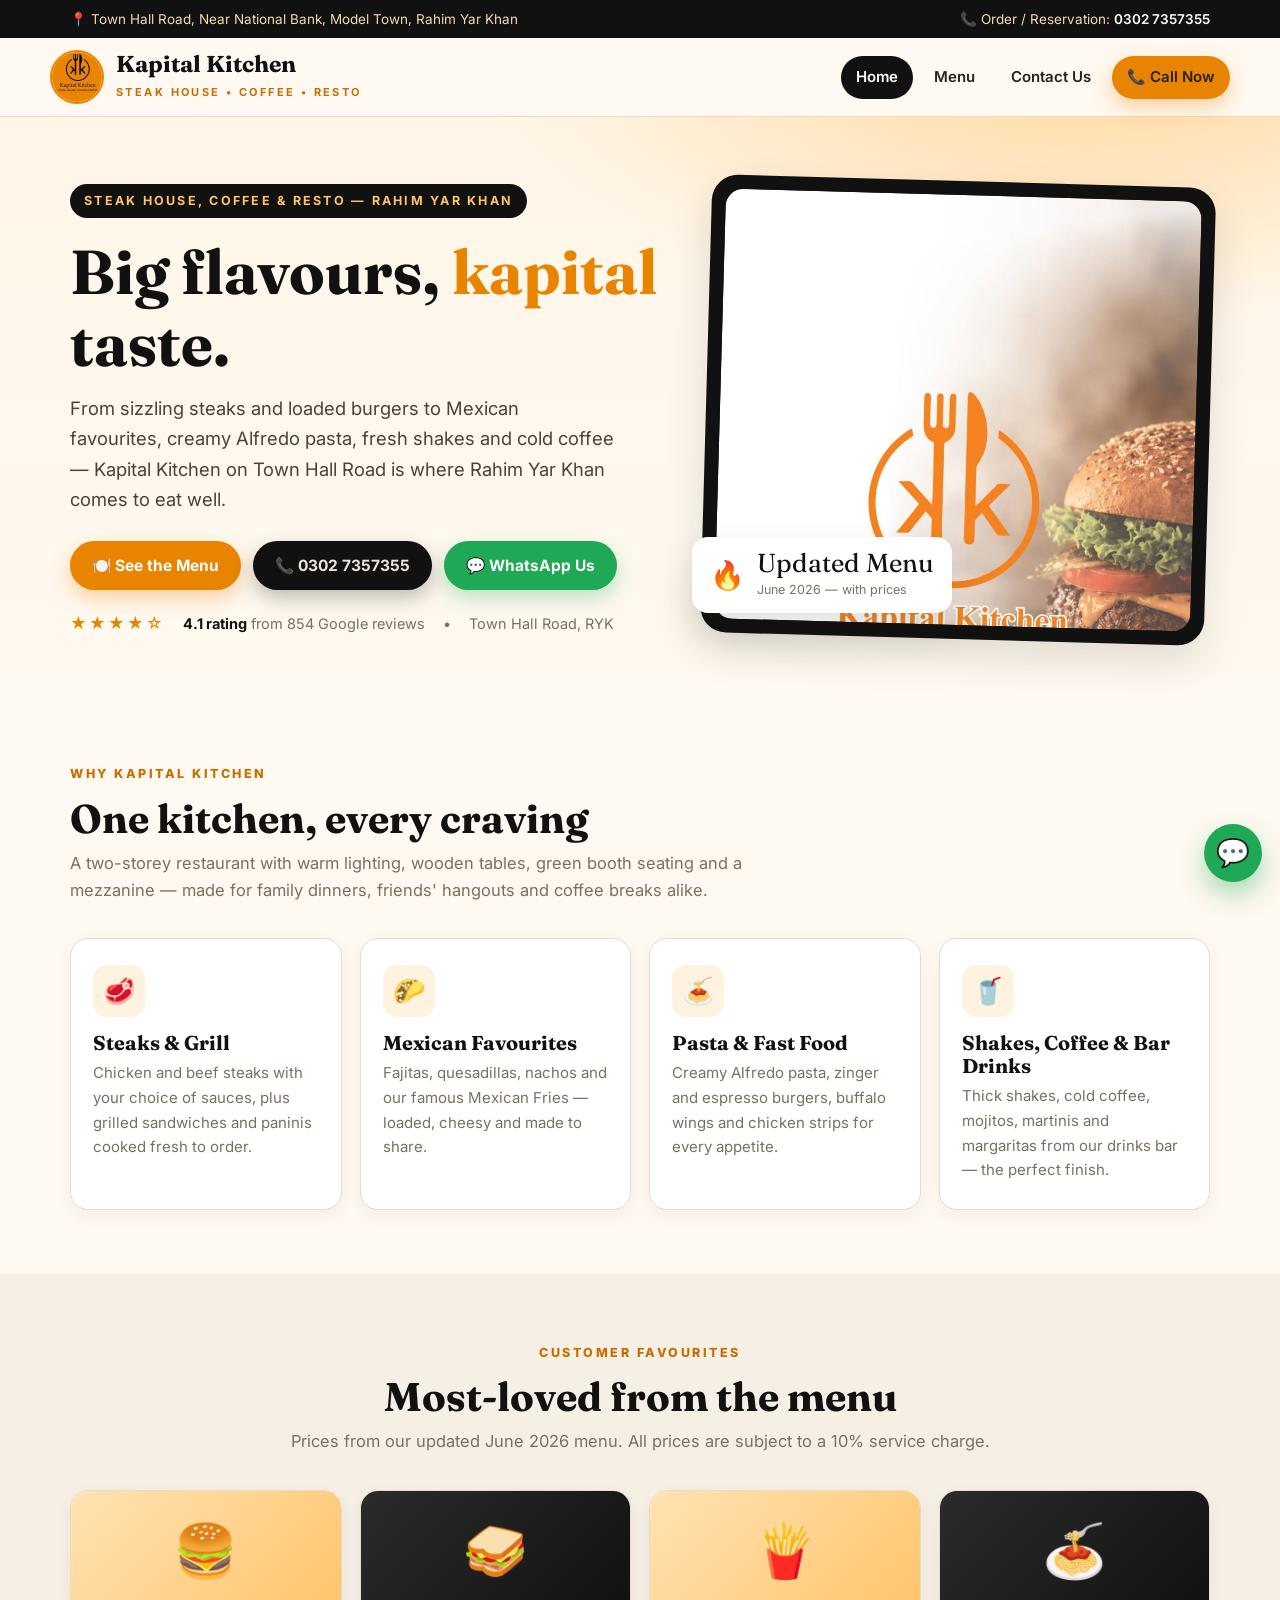
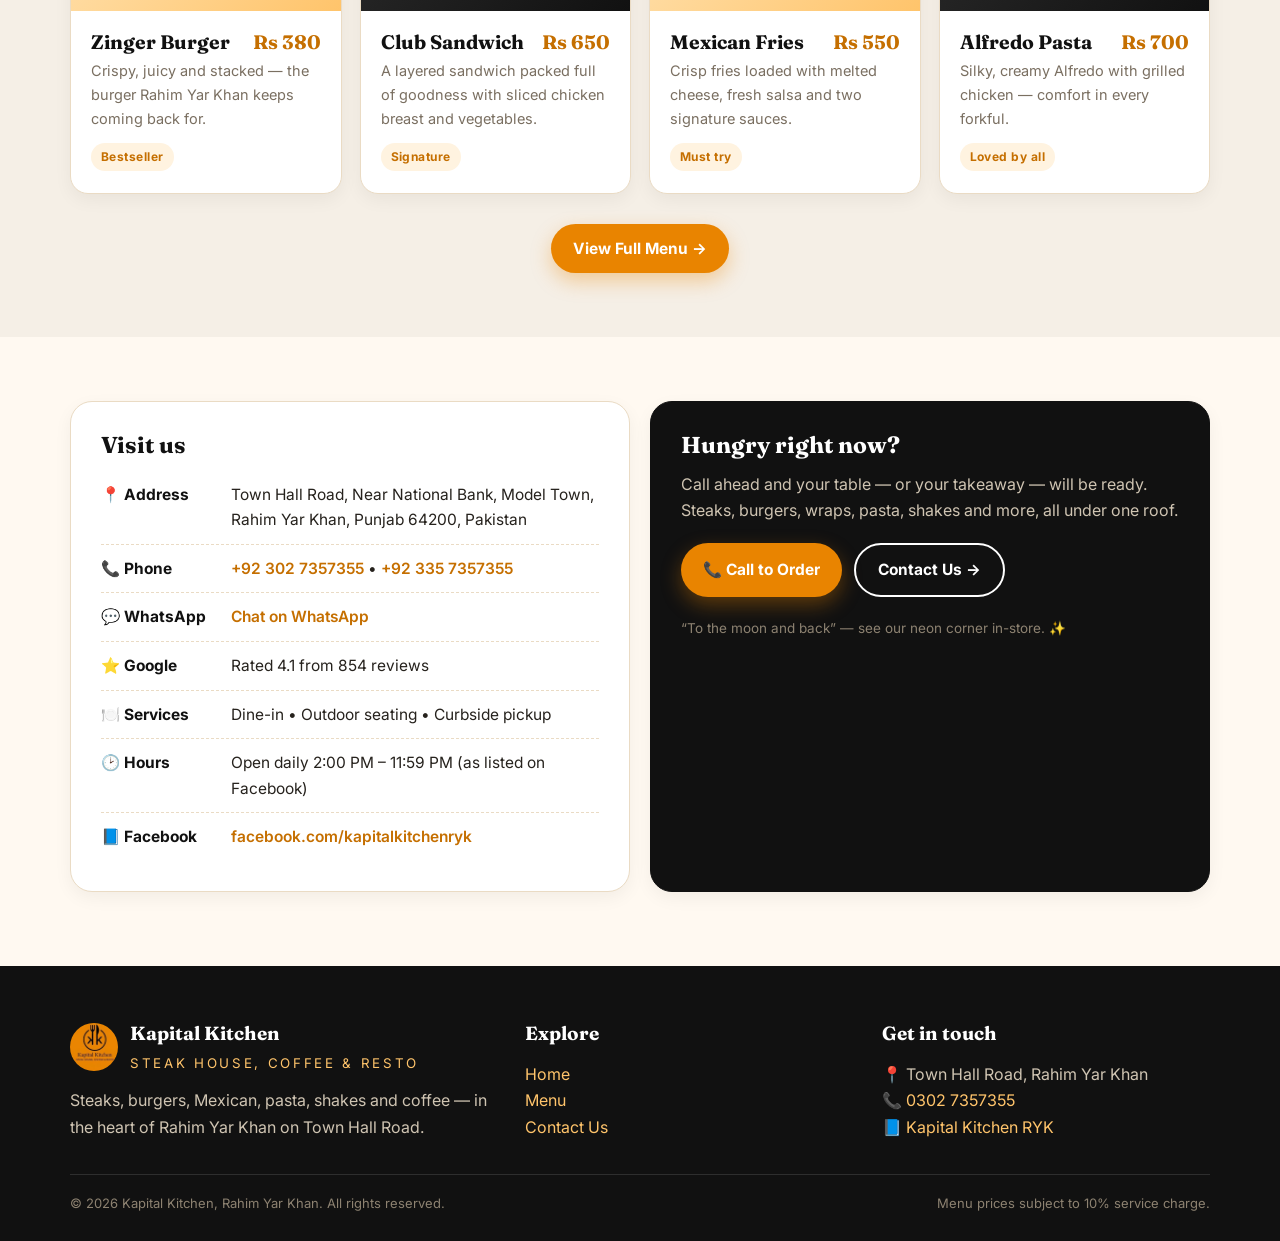
<file: index.html>
<!DOCTYPE html>
<html lang="en">
<head>
<meta charset="UTF-8">
<meta name="viewport" content="width=device-width, initial-scale=1.0">
<title>Kapital Kitchen — Steak House, Coffee & Resto | Rahim Yar Khan</title>
<meta name="description" content="Kapital Kitchen, Town Hall Road, Rahim Yar Khan. Steak house, coffee & resto — steaks, burgers, wraps, Mexican, pasta, shakes and cold coffee. Call 0302 7357355.">
<link rel="preconnect" href="https://fonts.googleapis.com">
<link href="https://fonts.googleapis.com/css2?family=Fraunces:wght@500;600;700&family=Inter:wght@400;600;700;800&display=swap" rel="stylesheet">
<link rel="stylesheet" href="style.css">
<link rel="icon" href="[data-uri]">
</head>
<body>

<div class="topbar"><div class="wrap">
  <span>📍 Town Hall Road, Near National Bank, Model Town, Rahim Yar Khan</span>
  <span>📞 Order / Reservation: <a href="tel:+923027357355">0302 7357355</a></span>
</div></div>

<header class="site"><div class="wrap nav">
  <a class="brand" href="index.html">
    <img class="logo" src="[data-uri]" alt="Kapital Kitchen logo">
    <span><span class="name">Kapital Kitchen</span><span class="tag" style="display:block">Steak House • Coffee • Resto</span></span>
  </a>
  <nav class="links">
    <a href="index.html" class="active">Home</a>
    <a href="menu.html">Menu</a>
    <a href="contact.html">Contact Us</a>
    <a class="btn" href="tel:+923027357355">📞 Call Now</a>
  </nav>
</div></header>

<section class="hero"><div class="wrap grid">
  <div>
    <span class="kicker">Steak House, Coffee &amp; Resto — Rahim Yar Khan</span>
    <h1>Big flavours, <em>kapital</em> taste.</h1>
    <p class="lead">From sizzling steaks and loaded burgers to Mexican favourites, creamy Alfredo pasta, fresh shakes and cold coffee — Kapital Kitchen on Town Hall Road is where Rahim Yar Khan comes to eat well.</p>
    <div class="cta">
      <a class="btn" href="menu.html">🍽️ See the Menu</a>
      <a class="btn dark" href="tel:+923027357355">📞 0302 7357355</a>
      <a class="btn wa" href="https://wa.me/923027357355" target="_blank" rel="noopener">💬 WhatsApp Us</a>
    </div>
    <div class="ratingbar">
      <span class="stars">★★★★☆</span>
      <span><b>4.1 rating</b> from 854 Google reviews</span>
      <span>•</span><span>Town Hall Road, RYK</span>
    </div>
  </div>
  <div class="hero-art">
    <div class="hero-card"><img src="[data-uri]" alt="Kapital Kitchen menu — Burgers and Sandwiches"></div>
    <div class="hero-badge"><span style="font-size:28px">🔥</span><span><span class="big">Updated Menu</span><small>June 2026 — with prices</small></span></div>
  </div>
</div></section>

<section><div class="wrap">
  <div class="sec-head">
    <span class="eyebrow">Why Kapital Kitchen</span>
    <h2>One kitchen, every craving</h2>
    <p>A two-storey restaurant with warm lighting, wooden tables, green booth seating and a mezzanine — made for family dinners, friends' hangouts and coffee breaks alike.</p>
  </div>
  <div class="cards">
    <div class="card"><div class="ic">🥩</div><h3>Steaks &amp; Grill</h3><p>Chicken and beef steaks with your choice of sauces, plus grilled sandwiches and paninis cooked fresh to order.</p></div>
    <div class="card"><div class="ic">🌮</div><h3>Mexican Favourites</h3><p>Fajitas, quesadillas, nachos and our famous Mexican Fries — loaded, cheesy and made to share.</p></div>
    <div class="card"><div class="ic">🍝</div><h3>Pasta &amp; Fast Food</h3><p>Creamy Alfredo pasta, zinger and espresso burgers, buffalo wings and chicken strips for every appetite.</p></div>
    <div class="card"><div class="ic">🥤</div><h3>Shakes, Coffee &amp; Bar Drinks</h3><p>Thick shakes, cold coffee, mojitos, martinis and margaritas from our drinks bar — the perfect finish.</p></div>
  </div>
</div></section>

<section class="alt"><div class="wrap">
  <div class="sec-head center">
    <span class="eyebrow">Customer Favourites</span>
    <h2>Most-loved from the menu</h2>
    <p>Prices from our updated June 2026 menu. All prices are subject to a 10% service charge.</p>
  </div>
  <div class="dishes">
    <div class="dish"><div class="ph">🍔</div><div class="bd"><h3>Zinger Burger <span class="price">Rs 380</span></h3><p>Crispy, juicy and stacked — the burger Rahim Yar Khan keeps coming back for.</p><span class="tagchip">Bestseller</span></div></div>
    <div class="dish"><div class="ph darkph">🥪</div><div class="bd"><h3>Club Sandwich <span class="price">Rs 650</span></h3><p>A layered sandwich packed full of goodness with sliced chicken breast and vegetables.</p><span class="tagchip">Signature</span></div></div>
    <div class="dish"><div class="ph">🍟</div><div class="bd"><h3>Mexican Fries <span class="price">Rs 550</span></h3><p>Crisp fries loaded with melted cheese, fresh salsa and two signature sauces.</p><span class="tagchip">Must try</span></div></div>
    <div class="dish"><div class="ph darkph">🍝</div><div class="bd"><h3>Alfredo Pasta <span class="price">Rs 700</span></h3><p>Silky, creamy Alfredo with grilled chicken — comfort in every forkful.</p><span class="tagchip">Loved by all</span></div></div>
  </div>
  <div style="text-align:center;margin-top:30px"><a class="btn" href="menu.html">View Full Menu →</a></div>
</div></section>

<section><div class="wrap visit">
  <div class="panel">
    <h3>Visit us</h3>
    <div class="kv"><span class="k">📍 Address</span><span>Town Hall Road, Near National Bank, Model Town, Rahim Yar Khan, Punjab 64200, Pakistan</span></div>
    <div class="kv"><span class="k">📞 Phone</span><span><a href="tel:+923027357355">+92 302 7357355</a> • <a href="tel:+923357357355">+92 335 7357355</a></span></div>
    <div class="kv"><span class="k">💬 WhatsApp</span><a href="https://wa.me/923027357355" target="_blank" rel="noopener">Chat on WhatsApp</a></div>
    <div class="kv"><span class="k">⭐ Google</span><span>Rated 4.1 from 854 reviews</span></div>
    <div class="kv"><span class="k">🍽️ Services</span><span>Dine-in • Outdoor seating • Curbside pickup</span></div>
    <div class="kv"><span class="k">🕑 Hours</span><span>Open daily 2:00 PM – 11:59 PM (as listed on Facebook)</span></div>
    <div class="kv"><span class="k">📘 Facebook</span><a href="https://www.facebook.com/kapitalkitchenryk/" target="_blank" rel="noopener">facebook.com/kapitalkitchenryk</a></div>
  </div>
  <div class="panel" style="background:var(--black);border-color:var(--black)">
    <h3 style="color:#fff">Hungry right now?</h3>
    <p style="color:#CFC4B2;margin-bottom:20px">Call ahead and your table — or your takeaway — will be ready. Steaks, burgers, wraps, pasta, shakes and more, all under one roof.</p>
    <div style="display:flex;gap:12px;flex-wrap:wrap">
      <a class="btn" href="tel:+923027357355">📞 Call to Order</a>
      <a class="btn ghost" style="color:#fff;border-color:#fff" href="contact.html">Contact Us →</a>
    </div>
    <p style="color:#8D8271;font-size:13.5px;margin-top:20px">“To the moon and back” — see our neon corner in-store. ✨</p>
  </div>
</div></section>

<footer><div class="wrap">
  <div class="cols">
    <div>
      <div class="brandline"><img src="[data-uri]" alt="Kapital Kitchen logo"><div><h4 style="margin:0">Kapital Kitchen</h4><small style="letter-spacing:.2em;color:#FFC46B">STEAK HOUSE, COFFEE &amp; RESTO</small></div></div>
      <p>Steaks, burgers, Mexican, pasta, shakes and coffee — in the heart of Rahim Yar Khan on Town Hall Road.</p>
    </div>
    <div><h4>Explore</h4><p><a href="index.html">Home</a><br><a href="menu.html">Menu</a><br><a href="contact.html">Contact Us</a></p></div>
    <div><h4>Get in touch</h4><p>📍 Town Hall Road, Rahim Yar Khan<br>📞 <a href="tel:+923027357355">0302 7357355</a><br>📘 <a href="https://www.facebook.com/kapitalkitchenryk/" target="_blank" rel="noopener">Kapital Kitchen RYK</a></p></div>
  </div>
  <div class="fine"><span>© 2026 Kapital Kitchen, Rahim Yar Khan. All rights reserved.</span><span>Menu prices subject to 10% service charge.</span></div>
</div></footer>

<a class="float-wa" href="https://wa.me/923027357355" target="_blank" rel="noopener" aria-label="WhatsApp">💬</a>
</body>
</html>
</file>
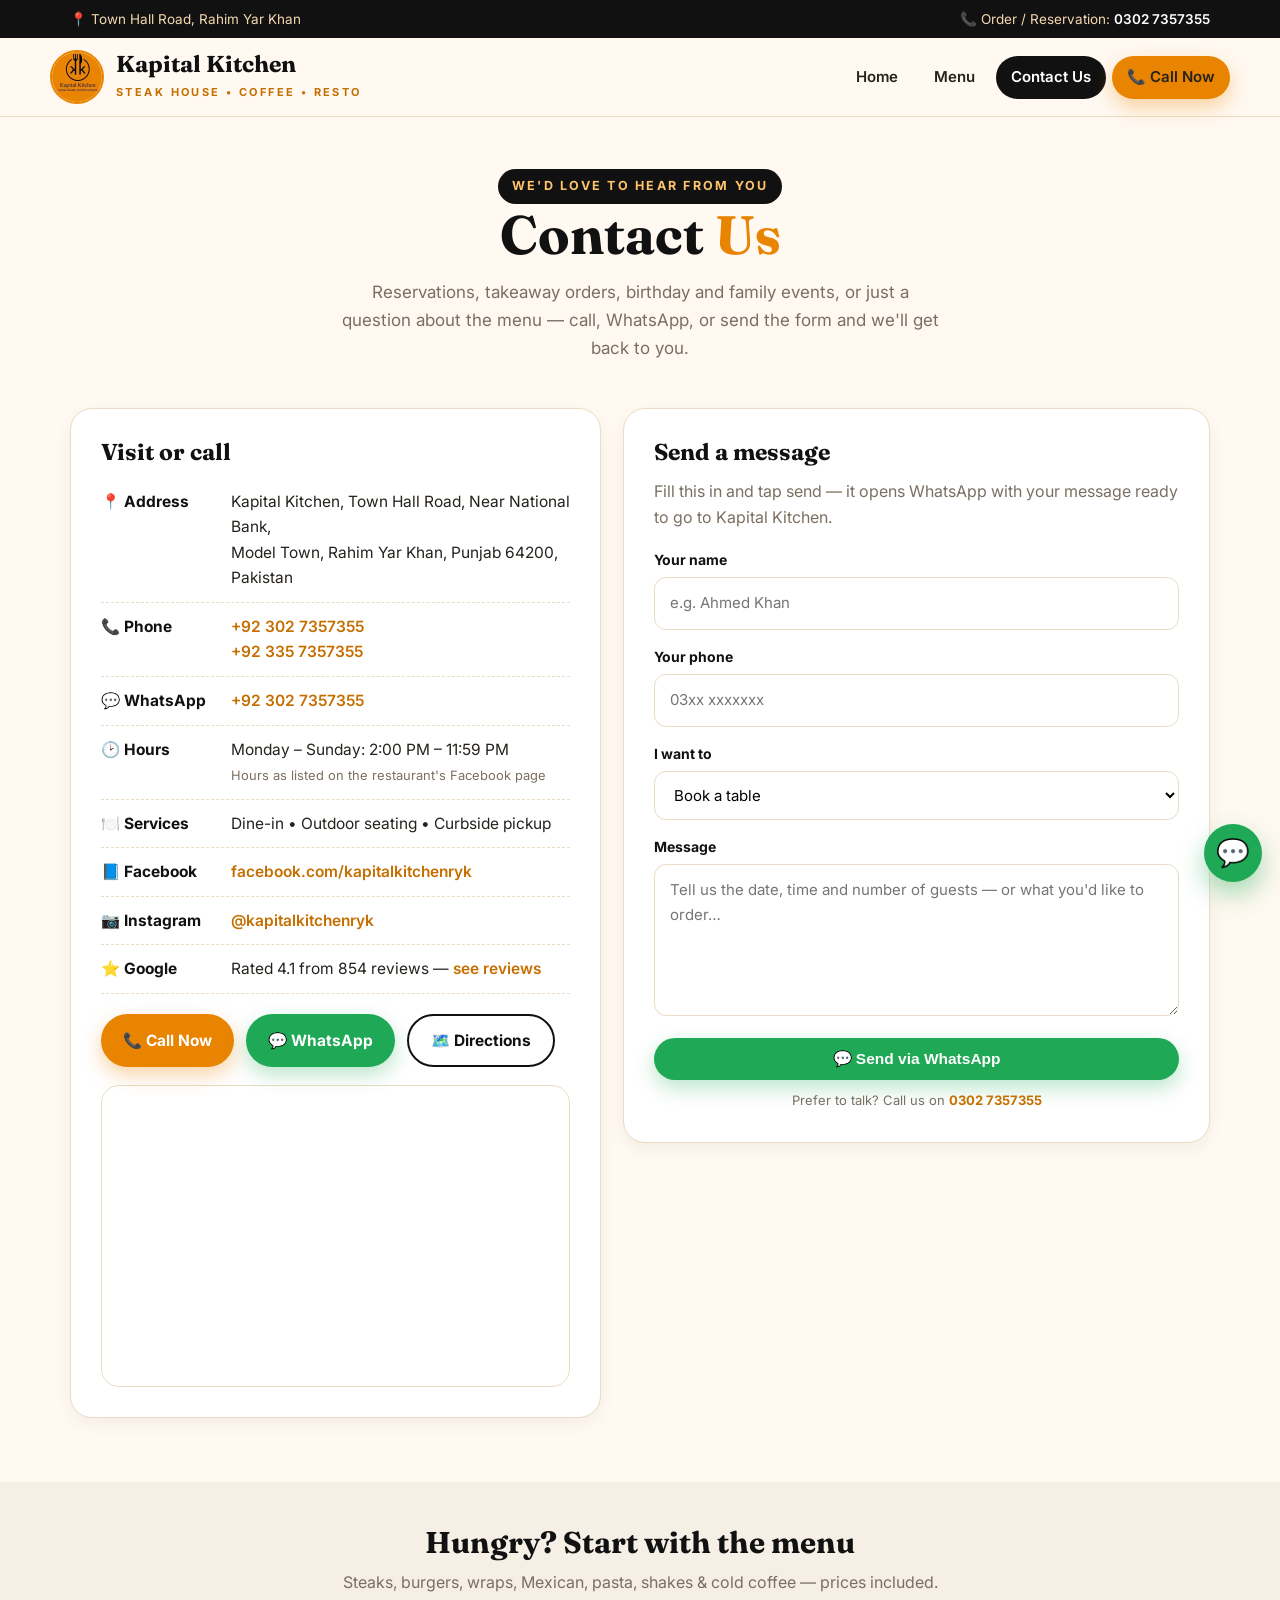
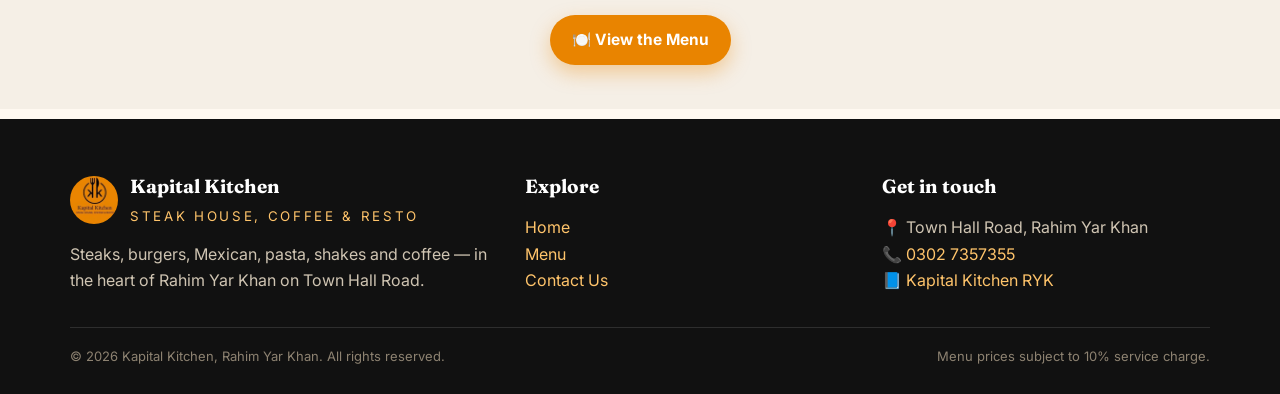
<file: contact.html>
<!DOCTYPE html>
<html lang="en">
<head>
<meta charset="UTF-8">
<meta name="viewport" content="width=device-width, initial-scale=1.0">
<title>Contact Us — Kapital Kitchen | Rahim Yar Khan</title>
<meta name="description" content="Contact Kapital Kitchen, Town Hall Road, Rahim Yar Khan. Call 0302 7357355 for reservations, takeaway and events.">
<link rel="preconnect" href="https://fonts.googleapis.com">
<link href="https://fonts.googleapis.com/css2?family=Fraunces:wght@500;600;700&family=Inter:wght@400;600;700;800&display=swap" rel="stylesheet">
<link rel="stylesheet" href="style.css">
<link rel="icon" href="[data-uri]">
</head>
<body>

<div class="topbar"><div class="wrap">
  <span>📍 Town Hall Road, Rahim Yar Khan</span>
  <span>📞 Order / Reservation: <a href="tel:+923027357355">0302 7357355</a></span>
</div></div>

<header class="site"><div class="wrap nav">
  <a class="brand" href="index.html">
    <img class="logo" src="[data-uri]" alt="Kapital Kitchen logo">
    <span><span class="name">Kapital Kitchen</span><span class="tag" style="display:block">Steak House • Coffee • Resto</span></span>
  </a>
  <nav class="links">
    <a href="index.html">Home</a>
    <a href="menu.html">Menu</a>
    <a href="contact.html" class="active">Contact Us</a>
    <a class="btn" href="tel:+923027357355">📞 Call Now</a>
  </nav>
</div></header>

<section class="menu-hero"><div class="wrap">
  <span class="kicker">We'd love to hear from you</span>
  <h1>Contact <span style="color:var(--orange)">Us</span></h1>
  <p>Reservations, takeaway orders, birthday and family events, or just a question about the menu — call, WhatsApp, or send the form and we'll get back to you.</p>
</div></section>

<section style="padding-top:36px"><div class="wrap cgrid">
  <div class="panel">
    <h3>Visit or call</h3>
    <div class="kv"><span class="k">📍 Address</span><span>Kapital Kitchen, Town Hall Road, Near National Bank,<br>Model Town, Rahim Yar Khan, Punjab 64200, Pakistan</span></div>
    <div class="kv"><span class="k">📞 Phone</span><span><a href="tel:+923027357355">+92 302 7357355</a><br><a href="tel:+923357357355">+92 335 7357355</a></span></div>
    <div class="kv"><span class="k">💬 WhatsApp</span><a href="https://wa.me/923027357355" target="_blank" rel="noopener">+92 302 7357355</a></div>
    <div class="kv"><span class="k">🕑 Hours</span><span>Monday – Sunday: 2:00 PM – 11:59 PM<br><small style="color:var(--muted)">Hours as listed on the restaurant's Facebook page</small></span></div>
    <div class="kv"><span class="k">🍽️ Services</span><span>Dine-in • Outdoor seating • Curbside pickup</span></div>
    <div class="kv"><span class="k">📘 Facebook</span><a href="https://www.facebook.com/kapitalkitchenryk/" target="_blank" rel="noopener">facebook.com/kapitalkitchenryk</a></div>
    <div class="kv"><span class="k">📷 Instagram</span><a href="https://www.instagram.com/kapitalkitchenryk" target="_blank" rel="noopener">@kapitalkitchenryk</a></div>
    <div class="kv"><span class="k">⭐ Google</span><span>Rated 4.1 from 854 reviews — <a href="https://www.google.com/maps/search/?api=1&query=Kapital+Kitchen+Rahim+Yar+Khan" target="_blank" rel="noopener">see reviews</a></span></div>
    <div style="display:flex;gap:12px;flex-wrap:wrap;margin-top:20px">
      <a class="btn" href="tel:+923027357355">📞 Call Now</a>
      <a class="btn wa" href="https://wa.me/923027357355" target="_blank" rel="noopener">💬 WhatsApp</a>
      <a class="btn ghost" href="https://www.google.com/maps/search/?api=1&query=Kapital+Kitchen+Rahim+Yar+Khan" target="_blank" rel="noopener">🗺️ Directions</a>
    </div>
    <div class="mapbox">
      <iframe title="Kapital Kitchen location map" src="https://www.google.com/maps?q=Kapital%20Kitchen%20Rahim%20Yar%20Khan&output=embed" loading="lazy"></iframe>
    </div>
  </div>

  <div class="panel">
    <h3>Send a message</h3>
    <p style="color:var(--muted);margin-bottom:18px">Fill this in and tap send — it opens WhatsApp with your message ready to go to Kapital Kitchen.</p>
    <form id="cform">
      <div class="fld"><label for="nm">Your name</label><input id="nm" type="text" placeholder="e.g. Ahmed Khan" required></div>
      <div class="fld"><label for="ph">Your phone</label><input id="ph" type="tel" placeholder="03xx xxxxxxx"></div>
      <div class="fld"><label for="tp">I want to</label>
        <select id="tp">
          <option>Book a table</option>
          <option>Order takeaway</option>
          <option>Plan a birthday / family event</option>
          <option>Ask about the menu</option>
          <option>Give feedback</option>
          <option>Something else</option>
        </select></div>
      <div class="fld"><label for="ms">Message</label><textarea id="ms" rows="5" placeholder="Tell us the date, time and number of guests — or what you'd like to order…" required></textarea></div>
      <button class="btn wa" type="submit" style="width:100%;justify-content:center">💬 Send via WhatsApp</button>
      <p style="font-size:13px;color:var(--muted);margin-top:10px;text-align:center">Prefer to talk? Call us on <a href="tel:+923027357355" style="color:var(--orange-dark);font-weight:700">0302 7357355</a></p>
    </form>
  </div>
</div></section>

<section class="alt" style="padding:44px 0"><div class="wrap" style="text-align:center">
  <h2 style="font-size:30px;margin-bottom:8px">Hungry? Start with the menu</h2>
  <p style="color:var(--muted);margin-bottom:20px">Steaks, burgers, wraps, Mexican, pasta, shakes &amp; cold coffee — prices included.</p>
  <a class="btn" href="menu.html">🍽️ View the Menu</a>
</div></section>

<footer><div class="wrap">
  <div class="cols">
    <div>
      <div class="brandline"><img src="[data-uri]" alt="Kapital Kitchen logo"><div><h4 style="margin:0">Kapital Kitchen</h4><small style="letter-spacing:.2em;color:#FFC46B">STEAK HOUSE, COFFEE &amp; RESTO</small></div></div>
      <p>Steaks, burgers, Mexican, pasta, shakes and coffee — in the heart of Rahim Yar Khan on Town Hall Road.</p>
    </div>
    <div><h4>Explore</h4><p><a href="index.html">Home</a><br><a href="menu.html">Menu</a><br><a href="contact.html">Contact Us</a></p></div>
    <div><h4>Get in touch</h4><p>📍 Town Hall Road, Rahim Yar Khan<br>📞 <a href="tel:+923027357355">0302 7357355</a><br>📘 <a href="https://www.facebook.com/kapitalkitchenryk/" target="_blank" rel="noopener">Kapital Kitchen RYK</a></p></div>
  </div>
  <div class="fine"><span>© 2026 Kapital Kitchen, Rahim Yar Khan. All rights reserved.</span><span>Menu prices subject to 10% service charge.</span></div>
</div></footer>

<a class="float-wa" href="https://wa.me/923027357355" target="_blank" rel="noopener" aria-label="WhatsApp">💬</a>
<script>
document.getElementById('cform').addEventListener('submit',function(e){
  e.preventDefault();
  var nm=document.getElementById('nm').value.trim(),
      ph=document.getElementById('ph').value.trim(),
      tp=document.getElementById('tp').value,
      ms=document.getElementById('ms').value.trim();
  var text='Assalam-o-Alaikum Kapital Kitchen!%0A%0AName: '+encodeURIComponent(nm)+
           (ph?'%0APhone: '+encodeURIComponent(ph):'')+
           '%0ARegarding: '+encodeURIComponent(tp)+
           '%0A%0A'+encodeURIComponent(ms);
  window.open('https://wa.me/923027357355?text='+text,'_blank');
});
</script>
</body>
</html>
</file>
<file: style.css>
:root{
  --orange:#E98400; --orange-dark:#C56F00; --orange-soft:#FFF3E0;
  --black:#111111; --coal:#1B1B1B; --ink:#26221D; --muted:#7A6F61;
  --cream:#FFF9F1; --beige:#F5EFE6; --line:#EADBC4; --white:#FFFFFF;
  --radius:18px; --shadow:0 18px 40px rgba(27,20,8,.13);
}
*{margin:0;padding:0;box-sizing:border-box}
html{scroll-behavior:smooth}
body{font-family:'Inter',system-ui,Arial,sans-serif;color:var(--ink);background:var(--cream);line-height:1.65}
h1,h2,h3,.serif{font-family:'Fraunces',Georgia,serif;line-height:1.15;color:var(--black)}
img{max-width:100%;display:block}
a{text-decoration:none;color:inherit}
.wrap{max-width:1180px;margin:0 auto;padding:0 20px}

/* top strip */
.topbar{background:var(--black);color:#F5D9AE;font-size:13.5px;padding:8px 0}
.topbar .wrap{display:flex;justify-content:space-between;gap:12px;flex-wrap:wrap}
.topbar a{color:#fff;font-weight:600}

/* header */
header.site{position:sticky;top:0;z-index:50;background:rgba(255,249,241,.94);backdrop-filter:blur(10px);border-bottom:1px solid var(--line)}
.nav{display:flex;align-items:center;justify-content:space-between;padding:12px 0;gap:16px}
.brand{display:flex;align-items:center;gap:12px}
.brand img.logo{width:54px;height:54px;border-radius:50%;object-fit:cover;border:2px solid var(--orange)}
.brand .name{font-family:'Fraunces',Georgia,serif;font-size:23px;font-weight:700;color:var(--black);line-height:1}
.brand .tag{font-size:11px;letter-spacing:.22em;color:var(--orange-dark);font-weight:700;text-transform:uppercase;margin-top:4px}
nav.links{display:flex;gap:6px;align-items:center}
nav.links a{padding:9px 15px;border-radius:99px;font-weight:600;font-size:15px;color:var(--ink)}
nav.links a:hover{background:var(--orange-soft)}
nav.links a.active{background:var(--black);color:#fff}
.btn{display:inline-flex;align-items:center;gap:8px;background:var(--orange);color:#fff;font-weight:700;padding:12px 22px;border-radius:99px;border:0;cursor:pointer;font-size:15.5px;box-shadow:0 8px 20px rgba(233,132,0,.35);transition:.2s}
.btn:hover{background:var(--orange-dark);transform:translateY(-2px)}
.btn.dark{background:var(--black);box-shadow:0 8px 20px rgba(0,0,0,.25)}
.btn.ghost{background:transparent;color:var(--black);border:2px solid var(--black);box-shadow:none}
.btn.wa{background:#1FA855;box-shadow:0 8px 20px rgba(31,168,85,.3)}

/* hero */
.hero{background:radial-gradient(1100px 480px at 85% -10%,#FFD9A0 0%,transparent 55%),linear-gradient(180deg,#FFF6E8, var(--cream));padding:64px 0 56px;overflow:hidden}
.hero .grid{display:grid;grid-template-columns:1.08fr .92fr;gap:44px;align-items:center}
.kicker{display:inline-block;background:var(--black);color:#FFC46B;font-weight:700;font-size:12.5px;letter-spacing:.18em;text-transform:uppercase;padding:7px 14px;border-radius:99px}
.hero h1{font-size:clamp(38px,5.4vw,62px);font-weight:700;margin:18px 0 14px}
.hero h1 em{color:var(--orange);font-style:normal}
.hero p.lead{font-size:18.5px;color:#4A4237;max-width:34rem}
.hero .cta{display:flex;gap:12px;flex-wrap:wrap;margin:26px 0 20px}
.ratingbar{display:flex;gap:18px;flex-wrap:wrap;align-items:center;color:var(--muted);font-size:14.5px}
.ratingbar b{color:var(--black)}
.stars{color:var(--orange);letter-spacing:2px;font-size:16px}
.hero-art{position:relative}
.hero-card{background:var(--black);border-radius:26px;padding:14px;box-shadow:var(--shadow);transform:rotate(1.6deg)}
.hero-card img{border-radius:18px;width:100%;height:430px;object-fit:cover;object-position:top}
.hero-badge{position:absolute;left:-14px;bottom:26px;background:#fff;border-radius:16px;box-shadow:var(--shadow);padding:13px 18px;display:flex;gap:12px;align-items:center}
.hero-badge .big{font-family:'Fraunces',serif;font-size:26px;color:var(--black);line-height:1}
.hero-badge small{color:var(--muted);display:block;font-size:12.5px}

/* sections */
section{padding:64px 0}
.sec-head{max-width:44rem;margin-bottom:34px}
.sec-head.center{margin-left:auto;margin-right:auto;text-align:center}
.sec-head .eyebrow{color:var(--orange-dark);font-weight:800;letter-spacing:.2em;text-transform:uppercase;font-size:12.5px}
.sec-head h2{font-size:clamp(28px,3.6vw,40px);margin:10px 0 8px}
.sec-head p{color:var(--muted);font-size:16.5px}
.alt{background:var(--beige)}
.dark{background:var(--coal);color:#EDE6DA}
.dark h2,.dark h3{color:#fff}

/* cards */
.cards{display:grid;grid-template-columns:repeat(auto-fit,minmax(240px,1fr));gap:18px}
.card{background:#fff;border:1px solid var(--line);border-radius:var(--radius);padding:26px 22px;box-shadow:0 6px 18px rgba(27,20,8,.05)}
.card .ic{width:52px;height:52px;border-radius:14px;background:var(--orange-soft);display:grid;place-items:center;font-size:26px;margin-bottom:14px}
.card h3{font-size:20px;margin-bottom:7px}
.card p{color:var(--muted);font-size:15px}
.dark .card{background:#232323;border-color:#333}
.dark .card p{color:#B9AE9C}

/* signature dishes */
.dishes{display:grid;grid-template-columns:repeat(auto-fit,minmax(255px,1fr));gap:18px}
.dish{background:#fff;border:1px solid var(--line);border-radius:var(--radius);overflow:hidden;box-shadow:0 6px 18px rgba(27,20,8,.05)}
.dish .ph{height:120px;display:grid;place-items:center;font-size:52px;background:linear-gradient(135deg,#FFE3B3,#FFC46B)}
.dish .ph.darkph{background:linear-gradient(135deg,#2B2B2B,#111);color:#FFC46B}
.dish .bd{padding:20px 20px 22px}
.dish h3{font-size:19.5px;display:flex;justify-content:space-between;gap:10px}
.price{color:var(--orange-dark);font-family:'Fraunces',serif;white-space:nowrap}
.dish p{color:var(--muted);font-size:14.5px;margin-top:6px}
.tagchip{display:inline-block;margin-top:12px;background:var(--orange-soft);color:var(--orange-dark);font-size:12px;font-weight:700;padding:4px 10px;border-radius:99px;letter-spacing:.04em}

/* steps / visit */
.visit{display:grid;grid-template-columns:1fr 1fr;gap:20px;align-items:stretch}
.panel{background:#fff;border:1px solid var(--line);border-radius:22px;padding:30px;box-shadow:0 6px 18px rgba(27,20,8,.05)}
.panel h3{font-size:23px;margin-bottom:12px}
.kv{display:flex;gap:12px;padding:11px 0;border-bottom:1px dashed var(--line);font-size:15.5px}
.kv:last-child{border-bottom:0}
.kv .k{min-width:118px;font-weight:700;color:var(--black)}
.kv a{color:var(--orange-dark);font-weight:600}

/* menu page */
.menu-hero{padding:52px 0 10px;text-align:center}
.menu-hero h1{font-size:clamp(36px,5vw,54px)}
.menu-hero p{color:var(--muted);max-width:38rem;margin:12px auto 0;font-size:17px}
.menu-nav{position:sticky;top:79px;z-index:40;background:rgba(255,249,241,.95);backdrop-filter:blur(8px);padding:12px 0;border-bottom:1px solid var(--line);margin-top:26px}
.menu-nav .wrap{display:flex;gap:8px;flex-wrap:wrap;justify-content:center}
.menu-nav a{font-size:14px;font-weight:700;padding:8px 14px;border-radius:99px;border:1.5px solid var(--line);background:#fff}
.menu-nav a:hover{border-color:var(--orange);color:var(--orange-dark)}
.msec{padding:44px 0 8px}
.msec .mhead{display:flex;align-items:center;gap:16px;margin-bottom:8px}
.brush{background:var(--orange);color:#fff;font-family:'Fraunces',serif;font-size:clamp(20px,3vw,27px);padding:9px 26px;border-radius:6px 22px 6px 22px;box-shadow:0 8px 18px rgba(233,132,0,.3)}
.mnote{color:var(--muted);font-size:14.5px}
.mgrid{display:grid;grid-template-columns:1fr 1fr;gap:6px 44px;margin-top:16px}
.mitem{padding:13px 2px;border-bottom:1px dashed var(--line)}
.mitem .row{display:flex;align-items:baseline;gap:10px}
.mitem .nm{font-weight:700;font-size:16.5px;color:var(--black)}
.mitem .dots{flex:1;border-bottom:2px dotted #D8C6A4;transform:translateY(-4px)}
.mitem .pr{font-family:'Fraunces',serif;font-weight:700;color:var(--orange-dark);font-size:17px;white-space:nowrap}
.mitem .ds{color:var(--muted);font-size:13.8px;margin-top:2px;max-width:30rem}
.menu-cards{display:grid;grid-template-columns:repeat(auto-fit,minmax(230px,1fr));gap:16px;margin-top:22px}
.menu-cards figure{border-radius:16px;overflow:hidden;border:1px solid var(--line);box-shadow:0 8px 20px rgba(27,20,8,.08);background:#fff}
.menu-cards img{width:100%;height:340px;object-fit:cover;object-position:top;transition:.3s}
.menu-cards figure:hover img{transform:scale(1.03)}
.menu-cards figcaption{padding:11px 14px;font-size:13.5px;font-weight:600;color:var(--muted)}
.svc-note{text-align:center;background:var(--black);color:#FFC46B;border-radius:14px;padding:14px 18px;font-weight:600;margin:30px 0 6px}

/* contact */
.cgrid{display:grid;grid-template-columns:.95fr 1.05fr;gap:22px;align-items:start}
form .fld{margin-bottom:15px}
form label{display:block;font-weight:700;font-size:14px;margin-bottom:6px;color:var(--black)}
form input,form select,form textarea{width:100%;padding:13px 15px;border:1.5px solid var(--line);border-radius:12px;font:inherit;font-size:15px;background:#fff}
form input:focus,form select:focus,form textarea:focus{outline:2px solid var(--orange);border-color:transparent}
.mapbox{border-radius:18px;overflow:hidden;border:1px solid var(--line);margin-top:18px}
.mapbox iframe{width:100%;height:300px;border:0;display:block}

/* footer */
footer{background:var(--black);color:#CFC4B2;padding:52px 0 26px;margin-top:10px}
footer .cols{display:grid;grid-template-columns:1.3fr 1fr 1fr;gap:28px}
footer h4{color:#fff;font-family:'Fraunces',serif;font-size:19px;margin-bottom:12px}
footer a{color:#FFC46B}
footer .brandline{display:flex;gap:12px;align-items:center;margin-bottom:12px}
footer .brandline img{width:48px;height:48px;border-radius:50%}
footer .fine{border-top:1px solid #2E2E2E;margin-top:34px;padding-top:18px;font-size:13px;color:#8D8271;display:flex;justify-content:space-between;gap:10px;flex-wrap:wrap}
.float-wa{position:fixed;right:18px;bottom:18px;z-index:60;background:#1FA855;color:#fff;width:58px;height:58px;border-radius:50%;display:grid;place-items:center;font-size:27px;box-shadow:0 12px 26px rgba(31,168,85,.4)}

@media(max-width:900px){
  .hero .grid,.visit,.cgrid{grid-template-columns:1fr}
  .hero-card img{height:320px}
  .mgrid{grid-template-columns:1fr}
  nav.links a{padding:8px 10px;font-size:14px}
  .brand .tag{display:none}
  footer .cols{grid-template-columns:1fr}
  .menu-nav{top:73px}
}
</file>
